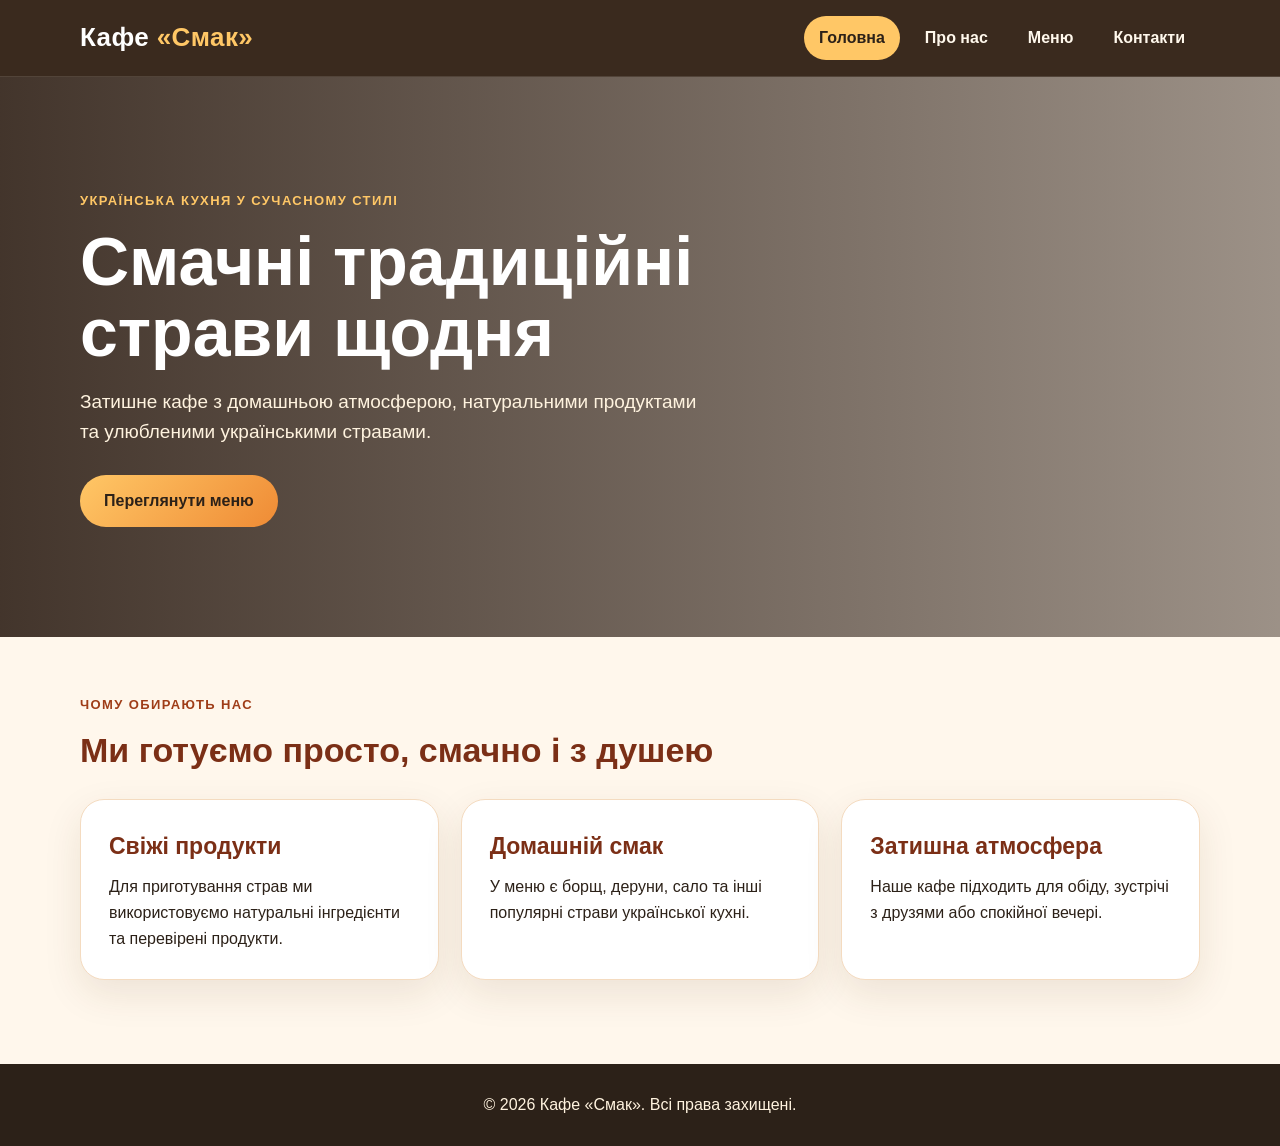
<file: ind 3/index.html>
<!DOCTYPE html>
<html lang="uk">
<head>
    <meta charset="UTF-8">
    <meta name="viewport" content="width=device-width, initial-scale=1.0">
    <title>Кафе «Смак» — головна</title>
    <link rel="stylesheet" href="style.css">
</head>
<body>

<header class="site-header">
    <div class="container header-inner">
        <a class="logo" href="index.html">Кафе <span>«Смак»</span></a>

        <nav class="nav">
            <a class="active" href="index.html">Головна</a>
            <a href="about.html">Про нас</a>
            <a href="menu.html">Меню</a>
            <a href="contacts.html">Контакти</a>
        </nav>
    </div>
</header>

<main>
    <section class="hero">
        <div class="container hero-content">
            <p class="label">Українська кухня у сучасному стилі</p>
            <h1>Смачні традиційні страви щодня</h1>
            <p class="hero-text">Затишне кафе з домашньою атмосферою, натуральними продуктами та улюбленими українськими стравами.</p>
            <a class="btn" href="menu.html">Переглянути меню</a>
        </div>
    </section>

    <section class="container section">
        <div class="section-heading">
            <p class="label dark">Чому обирають нас</p>
            <h2>Ми готуємо просто, смачно і з душею</h2>
        </div>

        <div class="cards">
            <article class="card">
                <h3>Свіжі продукти</h3>
                <p>Для приготування страв ми використовуємо натуральні інгредієнти та перевірені продукти.</p>
            </article>

            <article class="card">
                <h3>Домашній смак</h3>
                <p>У меню є борщ, деруни, сало та інші популярні страви української кухні.</p>
            </article>

            <article class="card">
                <h3>Затишна атмосфера</h3>
                <p>Наше кафе підходить для обіду, зустрічі з друзями або спокійної вечері.</p>
            </article>
        </div>
    </section>
</main>

<footer class="footer">
    <div class="container footer-inner">
        <p>© 2026 Кафе «Смак». Всі права захищені.</p>
    </div>
</footer>

</body>
</html>
</file>
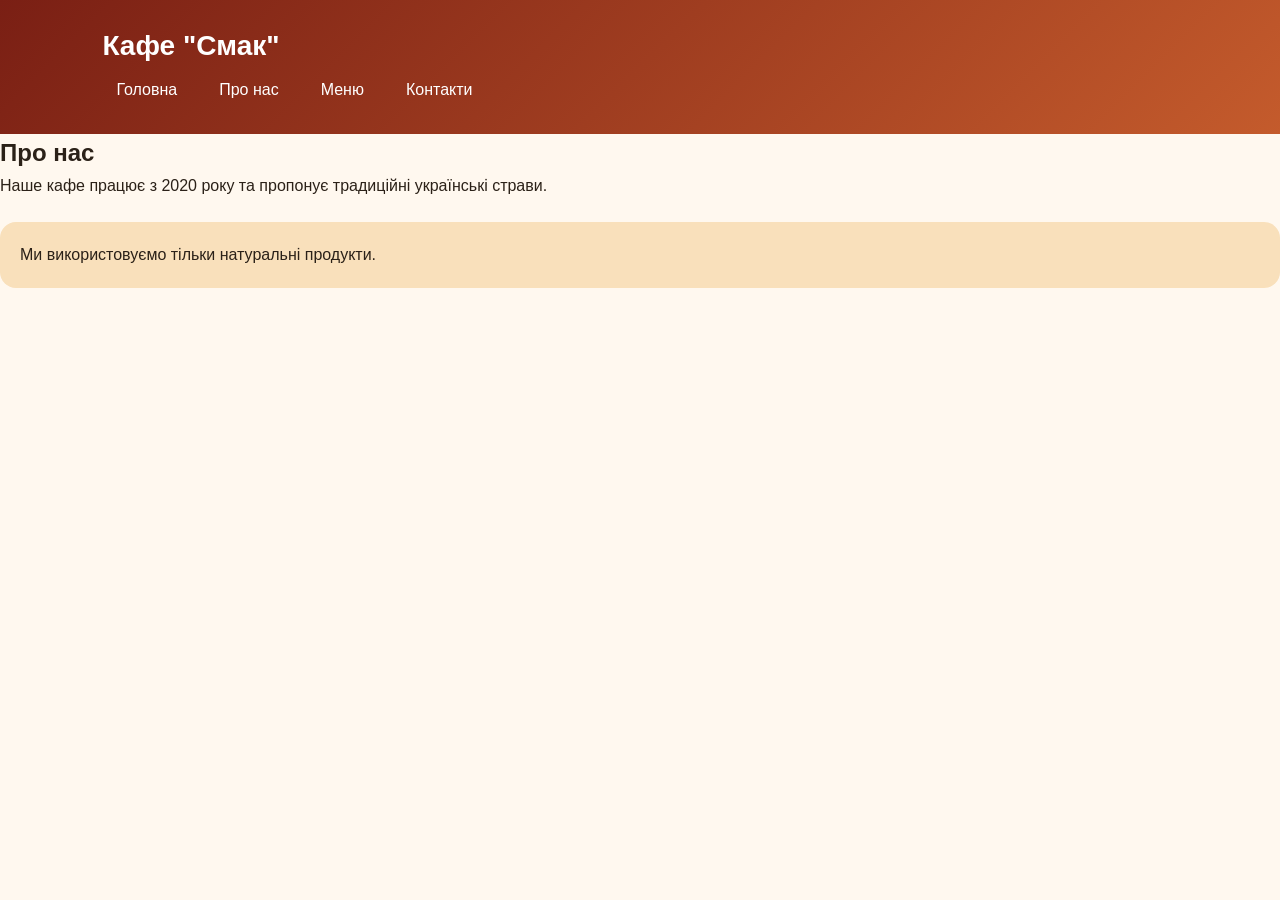
<file: ind 2/about.html>
<!DOCTYPE html>
<html lang="uk">
<head>
    <meta charset="UTF-8">
    <title>Про нас</title>
    <link rel="stylesheet" href="style.css">
</head>
<body>

<header class="header">
    <h1 class="logo">Кафе "Смак"</h1>
    <nav class="nav">
        <a href="index.html">Головна</a>
        <a href="about.html">Про нас</a>
        <a href="menu.html">Меню</a>
        <a href="contacts.html">Контакти</a>
    </nav>
</header>

<section class="section">
    <h2 class="title">Про нас</h2>
    <p class="text">Наше кафе працює з 2020 року та пропонує традиційні українські страви.</p>

    <aside class="aside">
        <p>Ми використовуємо тільки натуральні продукти.</p>
    </aside>
</section>

</body>
</html>
</file>
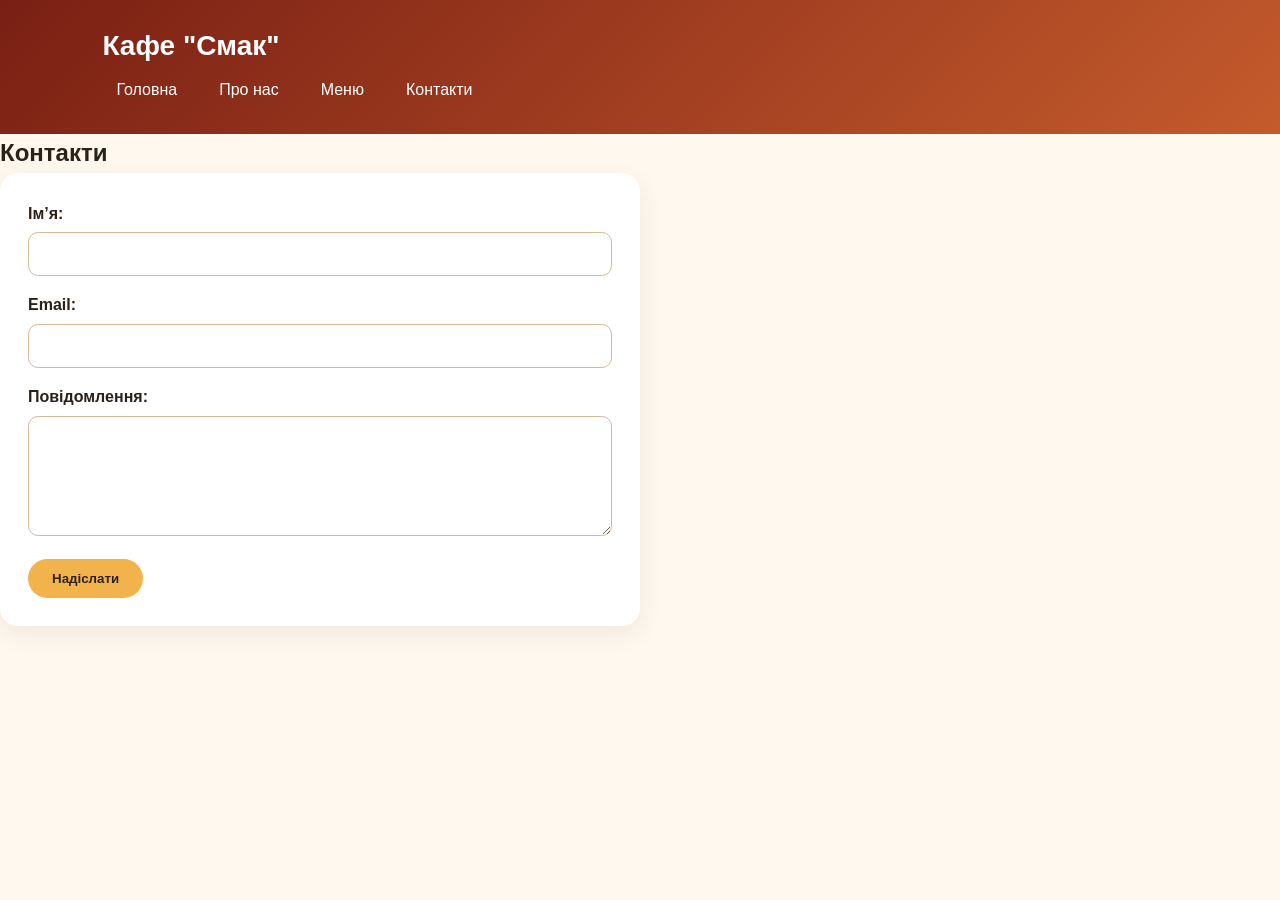
<file: ind 2/contacts.html>
<!DOCTYPE html>
<html lang="uk">
<head>
    <meta charset="UTF-8">
    <title>Контакти</title>
    <link rel="stylesheet" href="style.css">
</head>
<body>

<header class="header">
    <h1 class="logo">Кафе "Смак"</h1>
    <nav class="nav">
        <a href="index.html">Головна</a>
        <a href="about.html">Про нас</a>
        <a href="menu.html">Меню</a>
        <a href="contacts.html">Контакти</a>
    </nav>
</header>

<section class="section">
    <h2 class="title">Контакти</h2>

    <form class="form">
        <label>Ім’я:</label>
        <input type="text">

        <label>Email:</label>
        <input type="email">

        <label>Повідомлення:</label>
        <textarea></textarea>

        <button class="btn">Надіслати</button>
    </form>
</section>

</body>
</html>
</file>
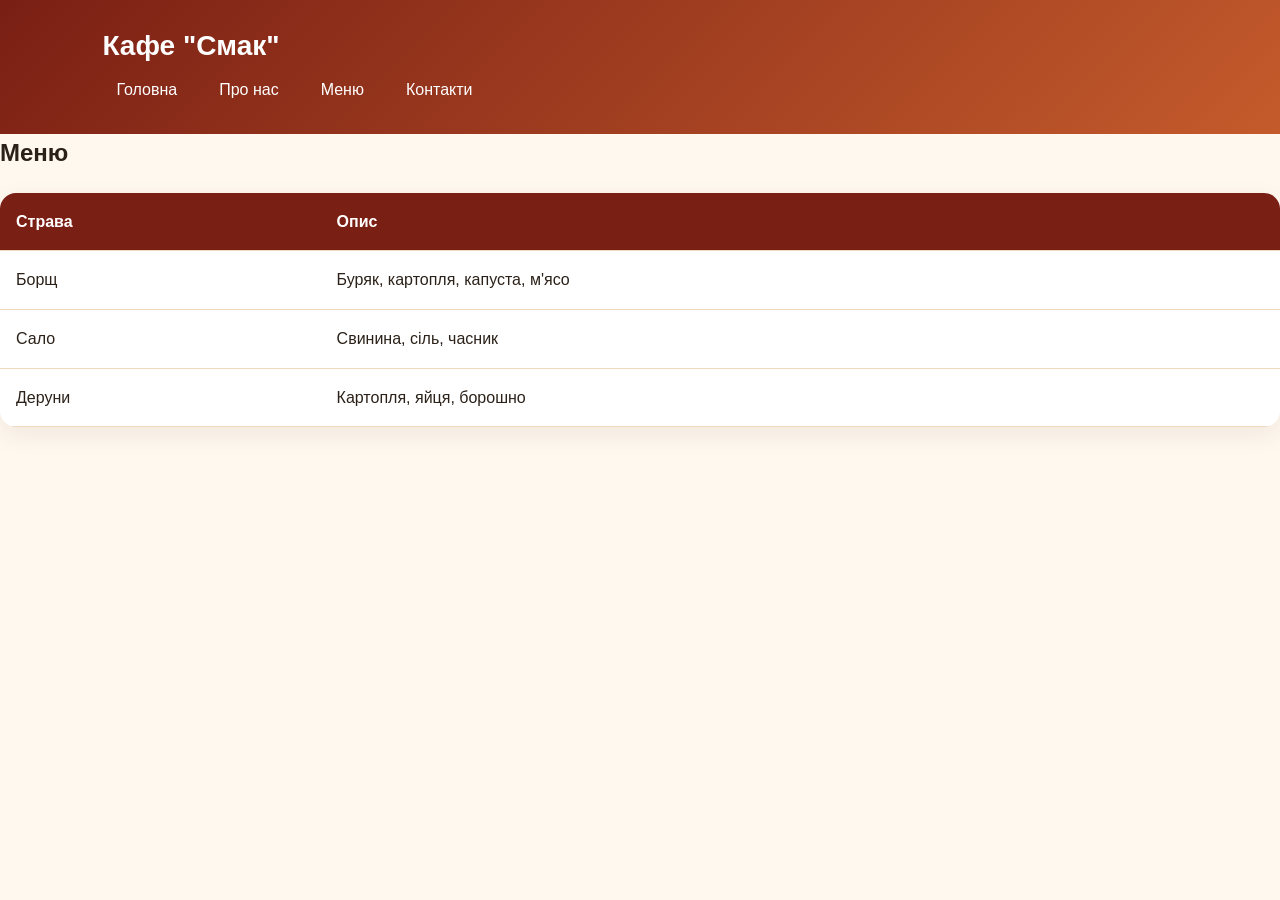
<file: ind 2/menu.html>
<!DOCTYPE html>
<html lang="uk">
<head>
    <meta charset="UTF-8">
    <title>Меню</title>
    <link rel="stylesheet" href="style.css">
</head>
<body>

<header class="header">
    <h1 class="logo">Кафе "Смак"</h1>
    <nav class="nav">
        <a href="index.html">Головна</a>
        <a href="about.html">Про нас</a>
        <a href="menu.html">Меню</a>
        <a href="contacts.html">Контакти</a>
    </nav>
</header>

<section class="section">
    <h2 class="title">Меню</h2>

    <table class="table">
        <tr>
            <th>Страва</th>
            <th>Опис</th>
        </tr>

        <tr>
            <td>Борщ</td>
            <td>Буряк, картопля, капуста, м'ясо</td>
        </tr>

        <tr>
            <td>Сало</td>
            <td>Свинина, сіль, часник</td>
        </tr>

        <tr>
            <td>Деруни</td>
            <td>Картопля, яйця, борошно</td>
        </tr>
    </table>

</section>

</body>
</html>
</file>
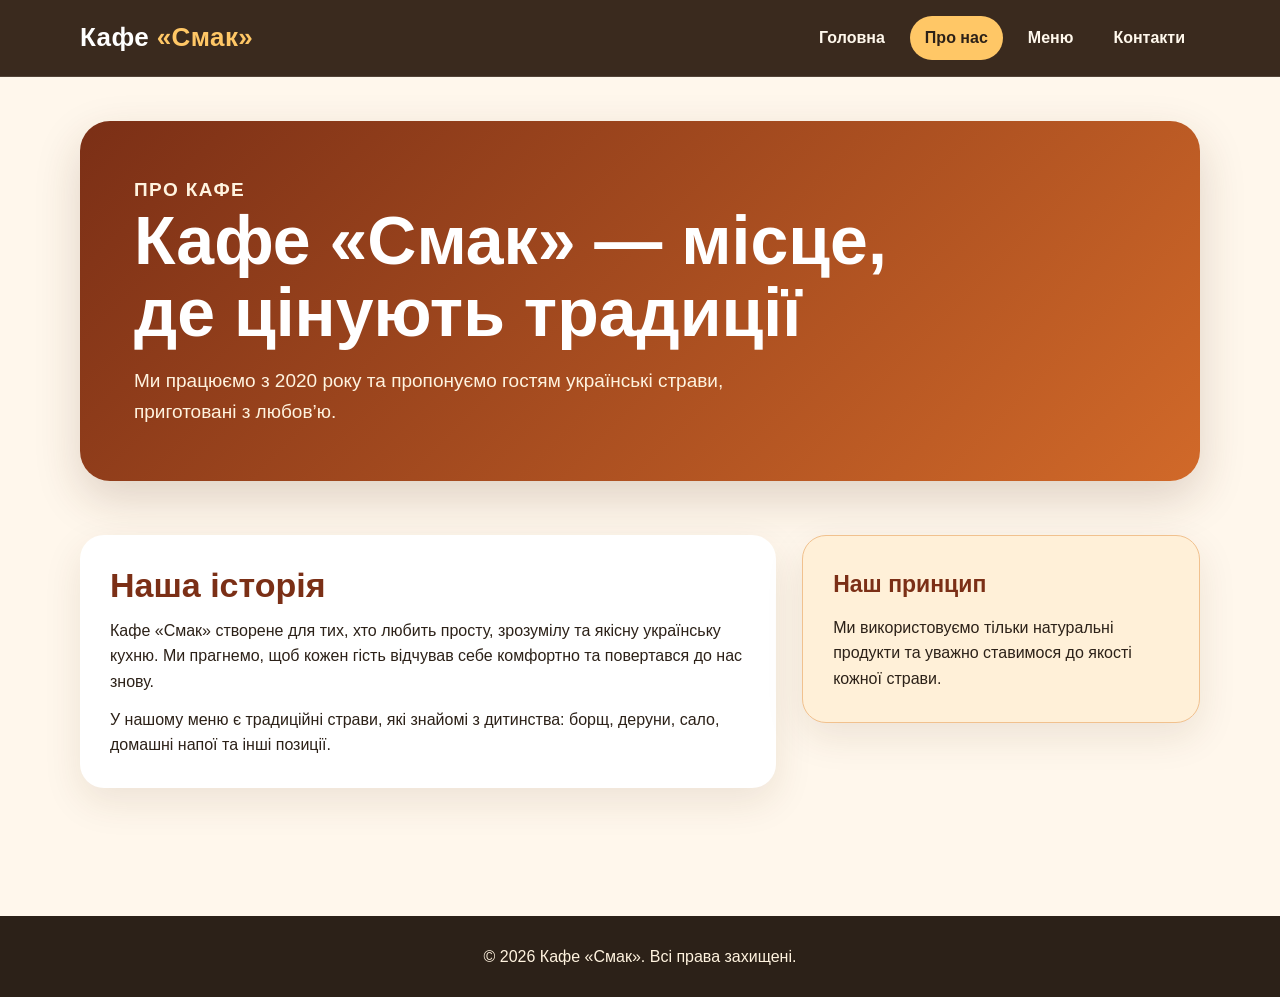
<file: ind 3/about.html>
<!DOCTYPE html>
<html lang="uk">
<head>
    <meta charset="UTF-8">
    <meta name="viewport" content="width=device-width, initial-scale=1.0">
    <title>Кафе «Смак» — про нас</title>
    <link rel="stylesheet" href="style.css">
</head>
<body>

<header class="site-header">
    <div class="container header-inner">
        <a class="logo" href="index.html">Кафе <span>«Смак»</span></a>

        <nav class="nav">
            <a href="index.html">Головна</a>
            <a class="active" href="about.html">Про нас</a>
            <a href="menu.html">Меню</a>
            <a href="contacts.html">Контакти</a>
        </nav>
    </div>
</header>

<main class="container page">
    <section class="page-hero small-hero">
        <p class="label">Про кафе</p>
        <h1>Кафе «Смак» — місце, де цінують традиції</h1>
        <p>Ми працюємо з 2020 року та пропонуємо гостям українські страви, приготовані з любов’ю.</p>
    </section>

    <section class="section two-columns">
        <div class="text-block">
            <h2>Наша історія</h2>
            <p>Кафе «Смак» створене для тих, хто любить просту, зрозумілу та якісну українську кухню. Ми прагнемо, щоб кожен гість відчував себе комфортно та повертався до нас знову.</p>
            <p>У нашому меню є традиційні страви, які знайомі з дитинства: борщ, деруни, сало, домашні напої та інші позиції.</p>
        </div>

        <aside class="info-box">
            <h3>Наш принцип</h3>
            <p>Ми використовуємо тільки натуральні продукти та уважно ставимося до якості кожної страви.</p>
        </aside>
    </section>
</main>

<footer class="footer">
    <div class="container footer-inner">
        <p>© 2026 Кафе «Смак». Всі права захищені.</p>
    </div>
</footer>

</body>
</html>
</file>
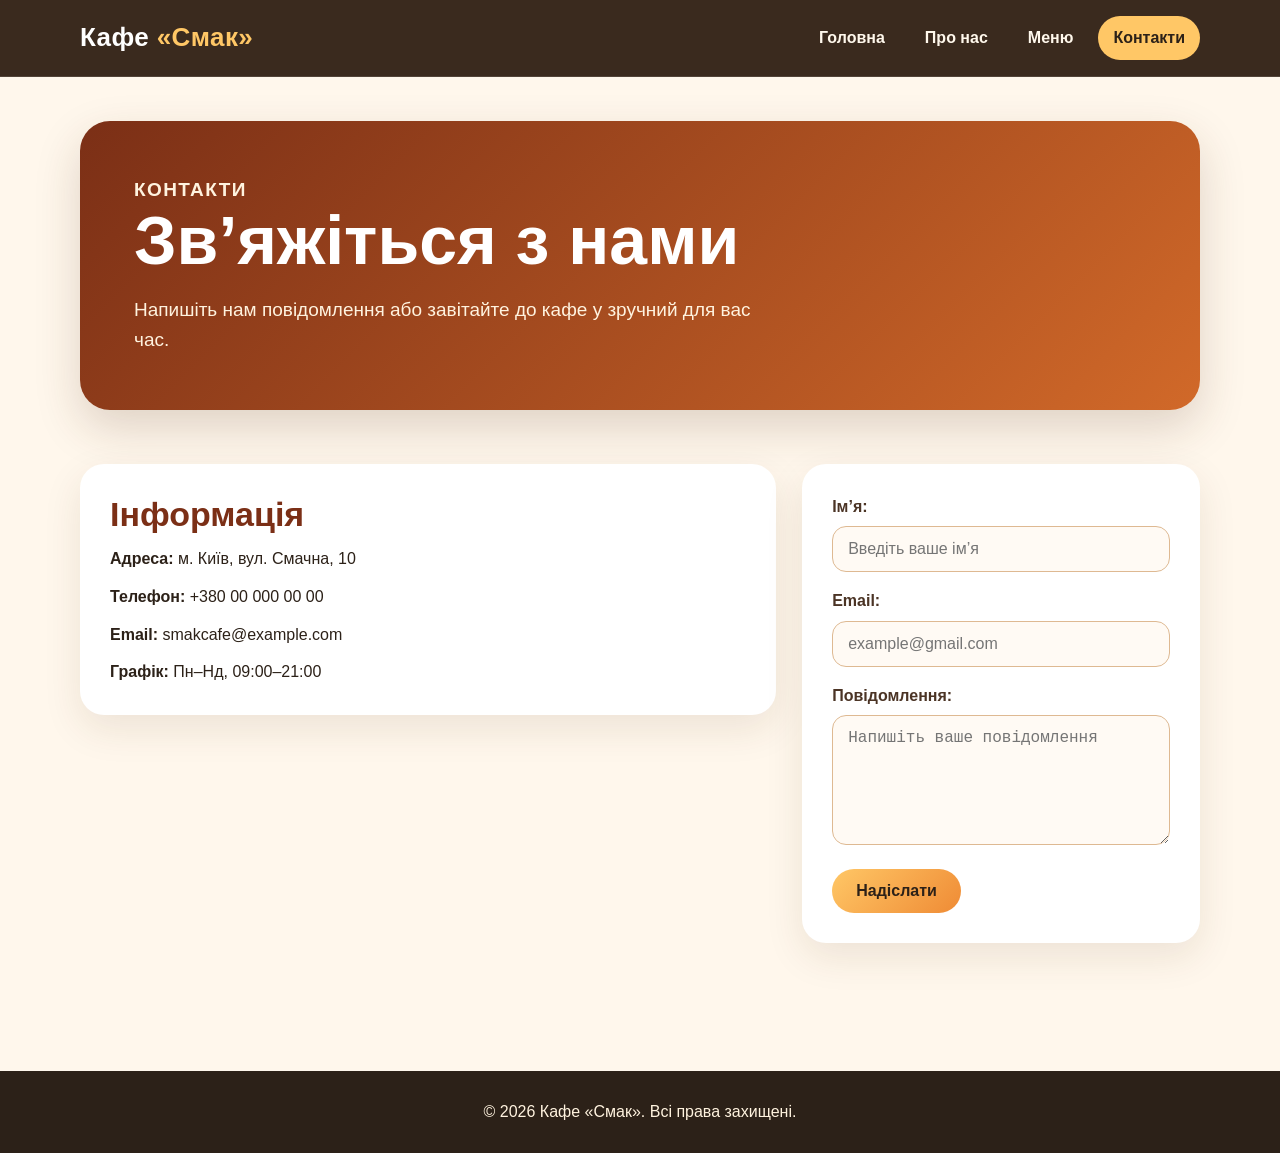
<file: ind 3/contacts.html>
<!DOCTYPE html>
<html lang="uk">
<head>
    <meta charset="UTF-8">
    <meta name="viewport" content="width=device-width, initial-scale=1.0">
    <title>Кафе «Смак» — контакти</title>
    <link rel="stylesheet" href="style.css">
</head>
<body>

<header class="site-header">
    <div class="container header-inner">
        <a class="logo" href="index.html">Кафе <span>«Смак»</span></a>

        <nav class="nav">
            <a href="index.html">Головна</a>
            <a href="about.html">Про нас</a>
            <a href="menu.html">Меню</a>
            <a class="active" href="contacts.html">Контакти</a>
        </nav>
    </div>
</header>

<main class="container page">
    <section class="page-hero small-hero">
        <p class="label">Контакти</p>
        <h1>Зв’яжіться з нами</h1>
        <p>Напишіть нам повідомлення або завітайте до кафе у зручний для вас час.</p>
    </section>

    <section class="section contacts-layout">
        <div class="contact-card">
            <h2>Інформація</h2>
            <p><strong>Адреса:</strong> м. Київ, вул. Смачна, 10</p>
            <p><strong>Телефон:</strong> +380 00 000 00 00</p>
            <p><strong>Email:</strong> smakcafe@example.com</p>
            <p><strong>Графік:</strong> Пн–Нд, 09:00–21:00</p>
        </div>

        <form class="form">
            <label for="name">Ім’я:</label>
            <input id="name" type="text" placeholder="Введіть ваше ім’я">

            <label for="email">Email:</label>
            <input id="email" type="email" placeholder="example@gmail.com">

            <label for="message">Повідомлення:</label>
            <textarea id="message" placeholder="Напишіть ваше повідомлення"></textarea>

            <button class="btn" type="submit">Надіслати</button>
        </form>
    </section>
</main>

<footer class="footer">
    <div class="container footer-inner">
        <p>© 2026 Кафе «Смак». Всі права захищені.</p>
    </div>
</footer>

</body>
</html>
</file>
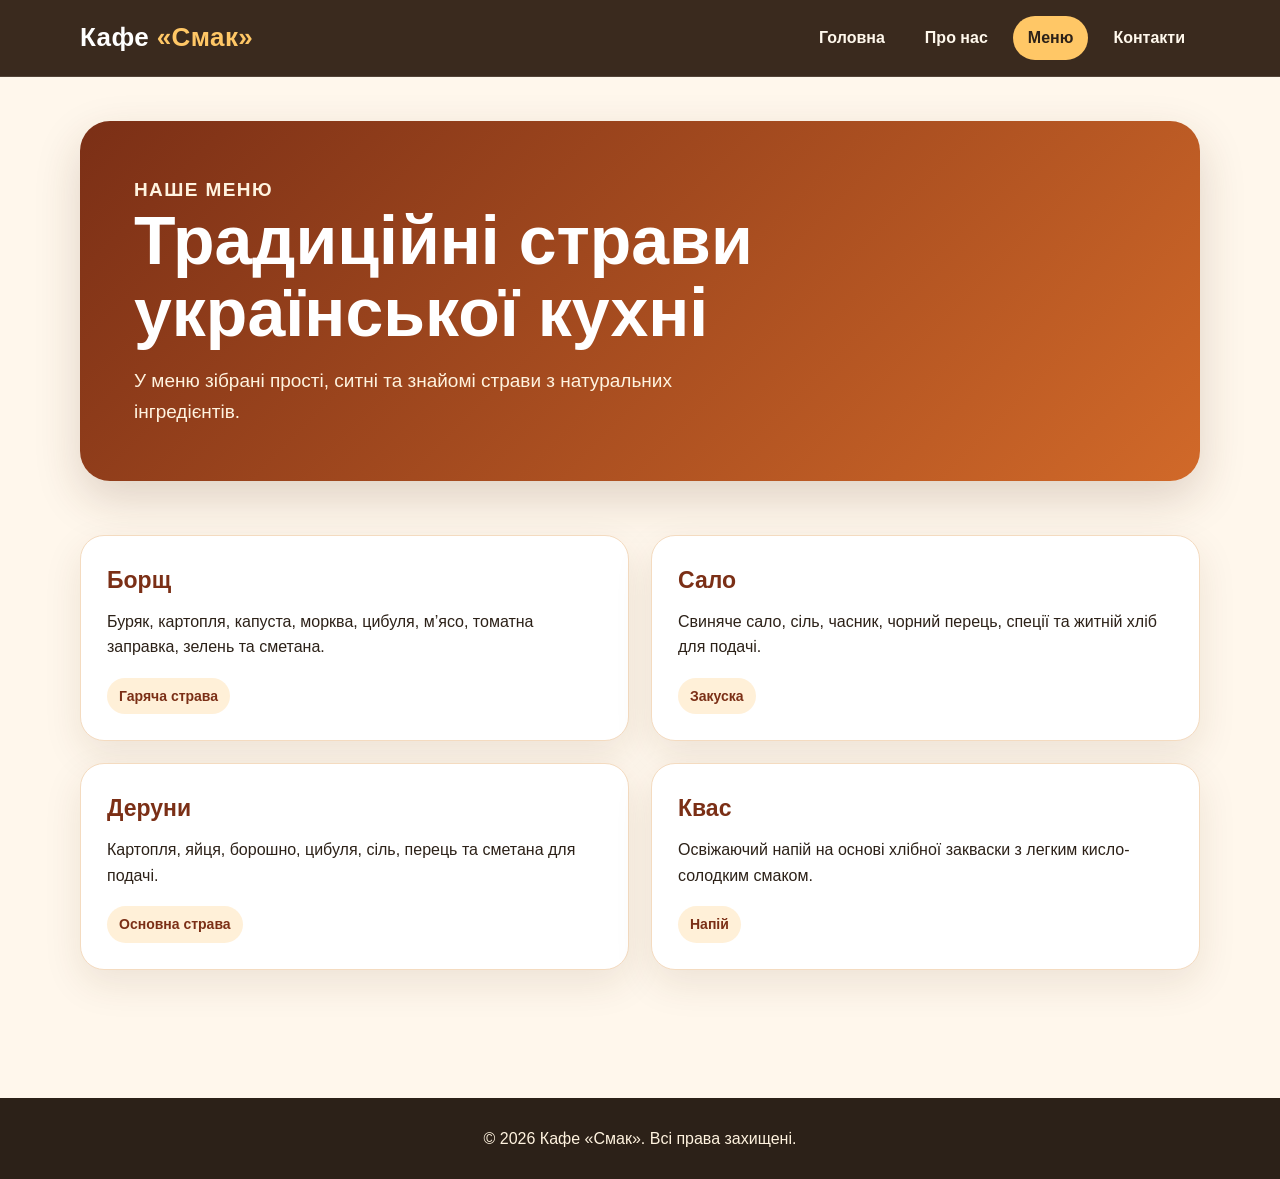
<file: ind 3/menu.html>
<!DOCTYPE html>
<html lang="uk">
<head>
    <meta charset="UTF-8">
    <meta name="viewport" content="width=device-width, initial-scale=1.0">
    <title>Кафе «Смак» — меню</title>
    <link rel="stylesheet" href="style.css">
</head>
<body>

<header class="site-header">
    <div class="container header-inner">
        <a class="logo" href="index.html">Кафе <span>«Смак»</span></a>

        <nav class="nav">
            <a href="index.html">Головна</a>
            <a href="about.html">Про нас</a>
            <a class="active" href="menu.html">Меню</a>
            <a href="contacts.html">Контакти</a>
        </nav>
    </div>
</header>

<main class="container page">
    <section class="page-hero small-hero">
        <p class="label">Наше меню</p>
        <h1>Традиційні страви української кухні</h1>
        <p>У меню зібрані прості, ситні та знайомі страви з натуральних інгредієнтів.</p>
    </section>

    <section class="section">
        <div class="menu-grid">
            <article class="dish-card">
                <div>
                    <h3>Борщ</h3>
                    <p>Буряк, картопля, капуста, морква, цибуля, м’ясо, томатна заправка, зелень та сметана.</p>
                </div>
                <span class="tag">Гаряча страва</span>
            </article>

            <article class="dish-card">
                <div>
                    <h3>Сало</h3>
                    <p>Свиняче сало, сіль, часник, чорний перець, спеції та житній хліб для подачі.</p>
                </div>
                <span class="tag">Закуска</span>
            </article>

            <article class="dish-card">
                <div>
                    <h3>Деруни</h3>
                    <p>Картопля, яйця, борошно, цибуля, сіль, перець та сметана для подачі.</p>
                </div>
                <span class="tag">Основна страва</span>
            </article>

            <article class="dish-card">
                <div>
                    <h3>Квас</h3>
                    <p>Освіжаючий напій на основі хлібної закваски з легким кисло-солодким смаком.</p>
                </div>
                <span class="tag">Напій</span>
            </article>
        </div>
    </section>
</main>

<footer class="footer">
    <div class="container footer-inner">
        <p>© 2026 Кафе «Смак». Всі права захищені.</p>
    </div>
</footer>

</body>
</html>
</file>
<file: ind 3/style.css>
/* ===== БАЗОВІ НАЛАШТУВАННЯ ===== */
* {
    box-sizing: border-box;
    margin: 0;
    padding: 0;
}

html {
    scroll-behavior: smooth;
}

body {
    font-family: Arial, Helvetica, sans-serif;
    line-height: 1.6;
    background: #fff7ec;
    color: #2c2118;
}

img {
    max-width: 100%;
    display: block;
}

.container {
    width: min(1120px, 92%);
    margin: 0 auto;
}

/* ===== ШАПКА ТА НАВІГАЦІЯ ===== */
.site-header {
    position: sticky;
    top: 0;
    z-index: 10;
    background: rgba(46, 29, 18, 0.94);
    backdrop-filter: blur(10px);
    border-bottom: 1px solid rgba(255, 255, 255, 0.12);
}

.header-inner {
    min-height: 76px;
    display: flex;
    justify-content: space-between;
    align-items: center;
    gap: 24px;
}

.logo {
    color: #ffffff;
    text-decoration: none;
    font-size: 26px;
    font-weight: 800;
    letter-spacing: 0.4px;
}

.logo span {
    color: #ffc766;
}

.nav {
    display: flex;
    align-items: center;
    gap: 10px;
    flex-wrap: wrap;
}

.nav a {
    color: #fff8ec;
    text-decoration: none;
    padding: 9px 15px;
    border-radius: 999px;
    font-weight: 700;
    transition: 0.3s;
}

.nav a:hover,
.nav a.active {
    color: #2c2118;
    background: #ffc766;
}

/* ===== ГОЛОВНИЙ БЛОК ===== */
.hero {
    min-height: 560px;
    display: flex;
    align-items: center;
    color: #ffffff;
    background:
        linear-gradient(90deg, rgba(36, 21, 12, 0.86), rgba(36, 21, 12, 0.45)),
        url("https://images.unsplash.com/photo-1555396273-367ea4eb4db5?auto=format&fit=crop&w=1600&q=80");
    background-size: cover;
    background-position: center;
}

.hero-content {
    padding: 80px 0;
}

.label {
    display: inline-block;
    margin-bottom: 14px;
    color: #ffc766;
    font-weight: 800;
    text-transform: uppercase;
    letter-spacing: 1.4px;
    font-size: 13px;
}

.label.dark {
    color: #9f3d18;
}

.hero h1,
.page-hero h1 {
    max-width: 760px;
    font-size: clamp(36px, 6vw, 68px);
    line-height: 1.05;
    margin-bottom: 18px;
}

.hero-text,
.page-hero p {
    max-width: 620px;
    font-size: 19px;
    color: #fff3df;
    margin-bottom: 28px;
}

.btn {
    display: inline-block;
    border: none;
    cursor: pointer;
    text-decoration: none;
    background: linear-gradient(135deg, #ffc766, #ef8b35);
    color: #2c2118;
    padding: 13px 24px;
    border-radius: 999px;
    font-size: 16px;
    font-weight: 800;
    transition: 0.3s;
}

.btn:hover {
    transform: translateY(-3px);
    box-shadow: 0 12px 24px rgba(239, 139, 53, 0.35);
}

/* ===== СЕКЦІЇ ===== */
.page {
    padding: 44px 0;
}

.section {
    padding: 54px 0;
}

.section-heading {
    max-width: 700px;
    margin-bottom: 28px;
}

.section-heading h2,
.text-block h2,
.contact-card h2 {
    color: #7b2f16;
    font-size: 34px;
    line-height: 1.2;
}

.cards {
    display: grid;
    grid-template-columns: repeat(3, 1fr);
    gap: 22px;
}

.card,
.text-block,
.info-box,
.contact-card,
.form,
.dish-card {
    background: #ffffff;
    border-radius: 24px;
    box-shadow: 0 14px 38px rgba(80, 45, 20, 0.1);
}

.card {
    padding: 28px;
    border: 1px solid #f4dbc0;
    transition: 0.3s;
}

.card:hover,
.dish-card:hover {
    transform: translateY(-6px);
}

.card h3,
.dish-card h3,
.info-box h3 {
    color: #7b2f16;
    font-size: 23px;
    margin-bottom: 10px;
}

/* ===== ВНУТРІШНІ СТОРІНКИ ===== */
.page-hero {
    padding: 54px;
    border-radius: 30px;
    background: linear-gradient(135deg, #7b2f16, #d16929);
    color: #ffffff;
    box-shadow: 0 18px 46px rgba(80, 45, 20, 0.18);
}

.small-hero p {
    margin-bottom: 0;
}

.two-columns,
.contacts-layout {
    display: grid;
    grid-template-columns: 1.4fr 0.8fr;
    gap: 26px;
    align-items: start;
}

.text-block,
.info-box,
.contact-card,
.form {
    padding: 30px;
}

.text-block p,
.info-box p,
.contact-card p {
    margin-top: 12px;
}

.info-box {
    background: #fff0d8;
    border: 1px solid #f1c18e;
}

/* ===== МЕНЮ ===== */
.menu-grid {
    display: grid;
    grid-template-columns: repeat(2, 1fr);
    gap: 22px;
}

.dish-card {
    padding: 26px;
    border: 1px solid #f4dbc0;
    display: flex;
    flex-direction: column;
    justify-content: space-between;
    gap: 18px;
    transition: 0.3s;
}

.tag {
    display: inline-block;
    width: fit-content;
    background: #fff0d8;
    color: #7b2f16;
    padding: 7px 12px;
    border-radius: 999px;
    font-weight: 700;
    font-size: 14px;
}

/* ===== ФОРМА ===== */
.form label {
    display: block;
    margin-bottom: 7px;
    font-weight: 800;
    color: #4b3425;
}

.form input,
.form textarea {
    width: 100%;
    padding: 13px 15px;
    margin-bottom: 16px;
    border: 1px solid #deb992;
    border-radius: 14px;
    font-size: 16px;
    outline: none;
    background: #fffaf4;
    transition: 0.3s;
}

.form input:focus,
.form textarea:focus {
    border-color: #d16929;
    box-shadow: 0 0 0 4px rgba(209, 105, 41, 0.14);
}

.form textarea {
    min-height: 130px;
    resize: vertical;
}

/* ===== ФУТЕР ===== */
.footer {
    background: #2c2118;
    color: #fff3df;
    padding: 28px 0;
    text-align: center;
    margin-top: 30px;
}

/* ===== АДАПТИВНІСТЬ ===== */
@media (max-width: 900px) {
    .cards,
    .menu-grid,
    .two-columns,
    .contacts-layout {
        grid-template-columns: 1fr;
    }

    .hero {
        min-height: 500px;
    }
}

@media (max-width: 768px) {
    .header-inner {
        padding: 14px 0;
        flex-direction: column;
        align-items: flex-start;
    }

    .nav {
        width: 100%;
        flex-direction: column;
        align-items: stretch;
    }

    .nav a {
        text-align: center;
        background: rgba(255, 255, 255, 0.1);
    }

    .hero-content {
        padding: 58px 0;
    }

    .page-hero {
        padding: 34px 24px;
        border-radius: 22px;
    }

    .section {
        padding: 38px 0;
    }

    .section-heading h2,
    .text-block h2,
    .contact-card h2 {
        font-size: 27px;
    }

    .card,
    .text-block,
    .info-box,
    .contact-card,
    .form,
    .dish-card {
        border-radius: 18px;
        padding: 22px;
    }
}
</file>
<file: ind 2/style.css>
* {
    box-sizing: border-box;
    margin: 0;
    padding: 0;
}

body {
    font-family: Arial, Helvetica, sans-serif;
    line-height: 1.6;
    background: #fff8ef;
    color: #2b2118;
}

header {
    background: linear-gradient(135deg, #7a1f14, #c45b2c);
    color: white;
    padding: 24px 8%;
}

.header-inner {
    display: flex;
    justify-content: space-between;
    align-items: center;
    gap: 24px;
    flex-wrap: wrap;
}

.logo {
    font-size: 28px;
    font-weight: bold;
}

nav {
    display: flex;
    gap: 14px;
    flex-wrap: wrap;
}

nav a {
    color: white;
    text-decoration: none;
    padding: 8px 14px;
    border-radius: 20px;
    transition: 0.3s;
}

nav a:hover,
nav a.active {
    background: rgba(255, 255, 255, 0.22);
}

.hero {
    min-height: 420px;
    background:
        linear-gradient(rgba(43, 33, 24, 0.55), rgba(43, 33, 24, 0.55)),
        url("https://images.unsplash.com/photo-1555396273-367ea4eb4db5?auto=format&fit=crop&w=1600&q=80");
    background-size: cover;
    background-position: center;
    color: white;
    display: flex;
    align-items: center;
    padding: 60px 8%;
}

.hero-content {
    max-width: 680px;
}

.hero h1 {
    font-size: 48px;
    margin-bottom: 18px;
}

.hero p {
    font-size: 20px;
    margin-bottom: 28px;
}

.btn {
    display: inline-block;
    background: #f3b34c;
    color: #2b2118;
    padding: 12px 24px;
    border-radius: 28px;
    text-decoration: none;
    font-weight: bold;
    transition: 0.3s;
    border: none;
    cursor: pointer;
}

.btn:hover {
    background: #ffd27a;
    transform: translateY(-2px);
}

main {
    padding: 44px 8%;
}

.section-title {
    font-size: 32px;
    margin-bottom: 18px;
    color: #7a1f14;
}

.text-block {
    background: white;
    padding: 28px;
    border-radius: 18px;
    box-shadow: 0 8px 25px rgba(80, 45, 20, 0.08);
    margin-bottom: 28px;
}

.grid {
    display: grid;
    grid-template-columns: repeat(3, 1fr);
    gap: 22px;
    margin-top: 24px;
}

.card {
    background: white;
    border-radius: 18px;
    overflow: hidden;
    box-shadow: 0 8px 25px rgba(80, 45, 20, 0.1);
    transition: 0.3s;
}

.card:hover {
    transform: translateY(-5px);
}

.card img {
    width: 100%;
    height: 210px;
    object-fit: cover;
    display: block;
}

.card-content {
    padding: 20px;
}

.card h3 {
    color: #7a1f14;
    margin-bottom: 10px;
}

.list {
    margin-left: 20px;
    margin-top: 12px;
}

.list li {
    margin-bottom: 8px;
}

.info-box {
    background: #fff0d8;
    border-left: 5px solid #c45b2c;
    padding: 18px;
    border-radius: 12px;
    margin: 20px 0;
}

aside {
    background: #f9e0bb;
    padding: 20px;
    border-radius: 16px;
    margin-top: 24px;
}

table {
    width: 100%;
    border-collapse: collapse;
    background: white;
    border-radius: 16px;
    overflow: hidden;
    box-shadow: 0 8px 25px rgba(80, 45, 20, 0.08);
    margin-top: 20px;
}

th,
td {
    padding: 16px;
    text-align: left;
    border-bottom: 1px solid #f0d8bd;
}

th {
    background: #7a1f14;
    color: white;
}

tr:hover {
    background: #fff3e3;
}

.price {
    font-weight: bold;
    color: #7a1f14;
}

form {
    background: white;
    padding: 28px;
    border-radius: 18px;
    box-shadow: 0 8px 25px rgba(80, 45, 20, 0.08);
    max-width: 640px;
}

label {
    font-weight: bold;
    display: block;
    margin-bottom: 6px;
}

input,
textarea,
select {
    width: 100%;
    padding: 12px 14px;
    margin-bottom: 16px;
    border: 1px solid #d8b997;
    border-radius: 10px;
    font-size: 16px;
}

textarea {
    min-height: 120px;
    resize: vertical;
}

.contacts {
    display: grid;
    grid-template-columns: 1fr 1fr;
    gap: 28px;
}

footer {
    background: #2b2118;
    color: white;
    text-align: center;
    padding: 24px 8%;
    margin-top: 40px;
}

footer a {
    color: #f3b34c;
}

@media (max-width: 900px) {
    .grid,
    .contacts {
        grid-template-columns: 1fr 1fr;
    }

    .hero h1 {
        font-size: 38px;
    }
}

@media (max-width: 640px) {
    header,
    main,
    .hero {
        padding-left: 5%;
        padding-right: 5%;
    }

    nav {
        flex-direction: column;
        width: 100%;
    }

    nav a {
        background: rgba(255, 255, 255, 0.14);
    }

    .hero {
        min-height: 360px;
    }

    .hero h1 {
        font-size: 32px;
    }

    .hero p {
        font-size: 17px;
    }

    .grid,
    .contacts {
        grid-template-columns: 1fr;
    }

    table {
        font-size: 14px;
    }

    th,
    td {
        padding: 10px;
    }
}
</file>
